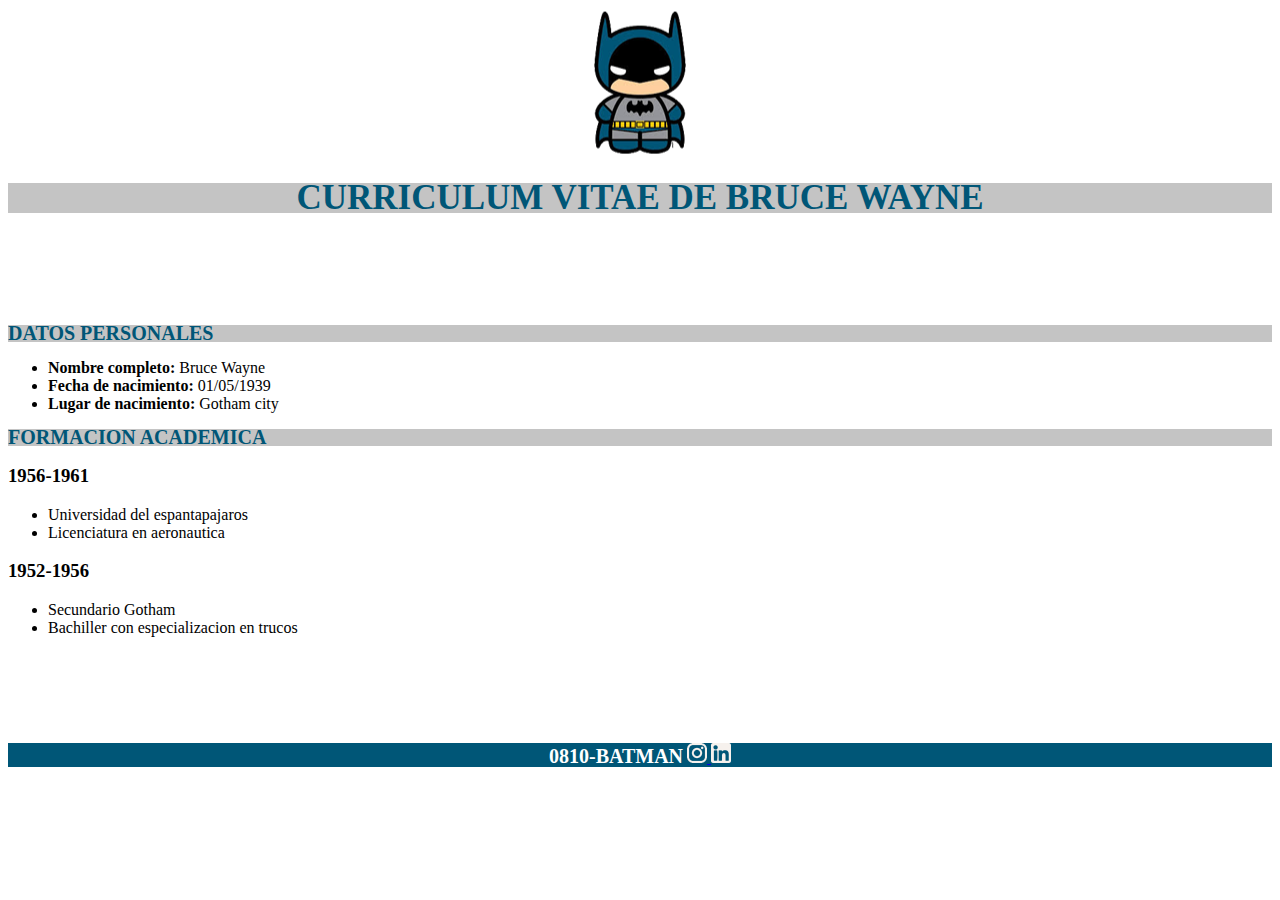
<file: batman/index.html>
<!DOCTYPE html>
<html lang="en">
<head>
    <meta charset="UTF-8">
    <meta http-equiv="X-UA-Compatible" content="IE=edge">
    <meta name="viewport" content="width=device-width, initial-scale=1.0">
    <link href="CSS/styles.css" rel="stylesheet">
    <title>Document</title>
</head>
<body>
    <header>
        <img class="logo" src="img/logo batman.png" alt="logo batman">
     

    </header>
    
    <h1>CURRICULUM VITAE DE BRUCE WAYNE</h1>
    <br>
    <br>
    <br>
    <br>
<section>
    <h2>DATOS PERSONALES</h2>
        <ul>
            <li class="negrita">Nombre completo: <span> Bruce Wayne </span></li> 
            <li class="negrita">Fecha de nacimiento: <span> 01/05/1939 </span></li>
            <li class="negrita">Lugar de nacimiento: <span> Gotham city</span></li>
        </ul>
</section>
<section>
    <h2>FORMACION ACADEMICA</h2>
        <h3>1956-1961</h3>
            <ul>
                <li>Universidad del espantapajaros</li>
                <li>Licenciatura en aeronautica</li>
            </ul>
             
    <h3>1952-1956</h3>
        <ul>
            <li>Secundario Gotham</li>
            <li>Bachiller con especializacion en trucos</li>
        </ul>
</section>
<br>
<br>
<br>
<br>
<br>

<footer>
    <p>0810-BATMAN</p>
    <a href="https://instagram.com" target="_blank"><img src="img/ico_instagram.png" alt="logo insta">
    <a href="https://linkedin.com"  target="_blank"><img src="img/ico_linkedin.png" alt="logo ln"> 
</footer>
    
</body>
</html>
</file>
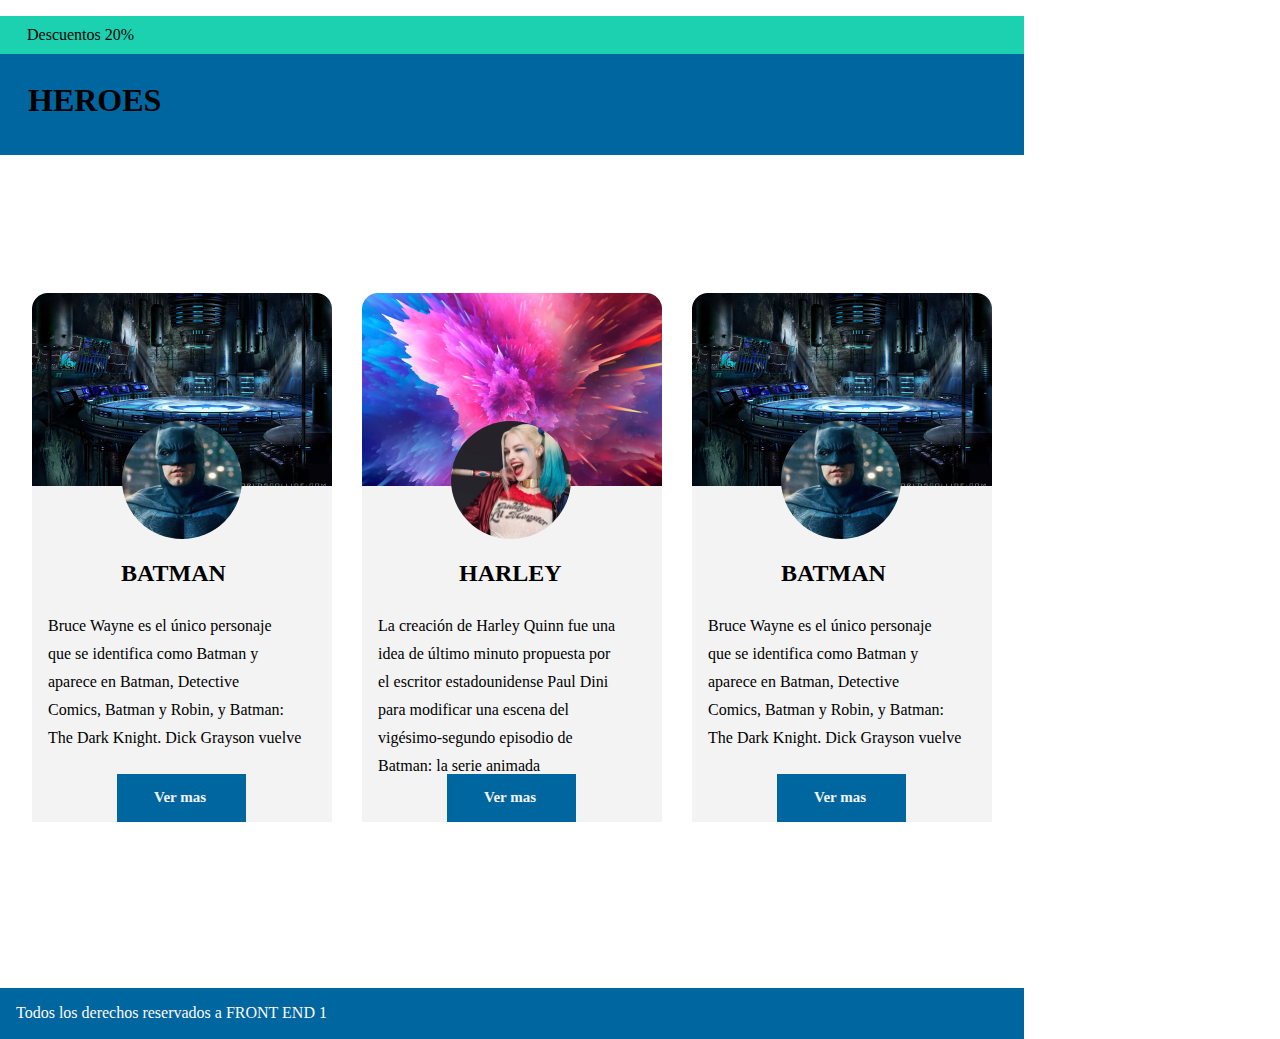
<file: heroes/index.html>
<!DOCTYPE html>
<html lang="en">
<head>
    <meta charset="UTF-8">
    <meta http-equiv="X-UA-Compatible" content="IE=edge">
    <meta name="viewport" content="width=device-width, initial-scale=1.0">
    <link href="css/styles.css" rel="stylesheet">
    <link rel="stylesheet" href="https://cdnjs.cloudflare.com/ajax/libs/font-awesome/6.1.2/css/all.min.css" integrity="sha512-1sCRPdkRXhBV2PBLUdRb4tMg1w2YPf37qatUFeS7zlBy7jJI8Lf4VHwWfZZfpXtYSLy85pkm9GaYVYMfw5BC1A==" crossorigin="anonymous" referrerpolicy="no-referrer" />
    <title>Document</title>
</head>
<body>
    <header>
        <p>Descuentos 20%</p>
        <h1>HEROES</h1>
    </header>
    <main>
        <section class="batmann">
            <img class="bat" src="img/fondobatman.png" alt="fondobatman">
            <img class="bat1" src="img/batman.png" alt="batman">
            <i class="fa-solid fa-heart"></i>
            <h2 class="titulobatman">BATMAN</h2>
            <div>
                <p>Bruce Wayne es el único personaje</p>
                <p>que se identifica como Batman y</p>
                <p>aparece en Batman, Detective</p>
                <p>Comics, Batman y Robin, y Batman:</p>
                <p>The Dark Knight. Dick Grayson vuelve</p>
            </div>
            <h4>Ver mas</h4>
        </section>

        <section>
            <section class="queen">
                <img class="fondoqueen" src="img/fondomujer.png" alt="fondomujer">
                <img class="fotoqueen" src="img/mujer.png" alt="mujer">
                <i class="fa-solid fa-heart"></i>
                <h2 class="tituloqueen">HARLEY</h2>
                <div>
                    <p>La creación de Harley Quinn fue una</p>
                    <p>idea de último minuto propuesta por</p>
                    <p>el escritor estadounidense Paul Dini</p>
                    <p>para modificar una escena del</p>
                    <p>vigésimo-segundo episodio de</p>
                    <p>Batman: la serie animada</p>
                </div>  
                <h4>Ver mas</h4>
            </section>
        </section>
        <section class="batman2">
            <img class="fondobatman2" src="img/fondobatman.png" alt="fondobatman">
            <img class="fotobatman2" src="img/batman.png" alt="batman">
            <i class="fa-solid fa-heart"></i>
            <h2 class="titulobatman2">BATMAN</h2>
            <div>
                <p>Bruce Wayne es el único personaje</p>
                <p>que se identifica como Batman y</p>
                <p>aparece en Batman, Detective</p>
                <p>Comics, Batman y Robin, y Batman:</p>
                <p>The Dark Knight. Dick Grayson vuelve</p>
            </div>
            <h4>Ver mas</h4>
        </section>
    </main>
    
    <footer>
        <p>Todos los derechos reservados a FRONT END 1</p>
    </footer>
    
</body>
</html>
</file>
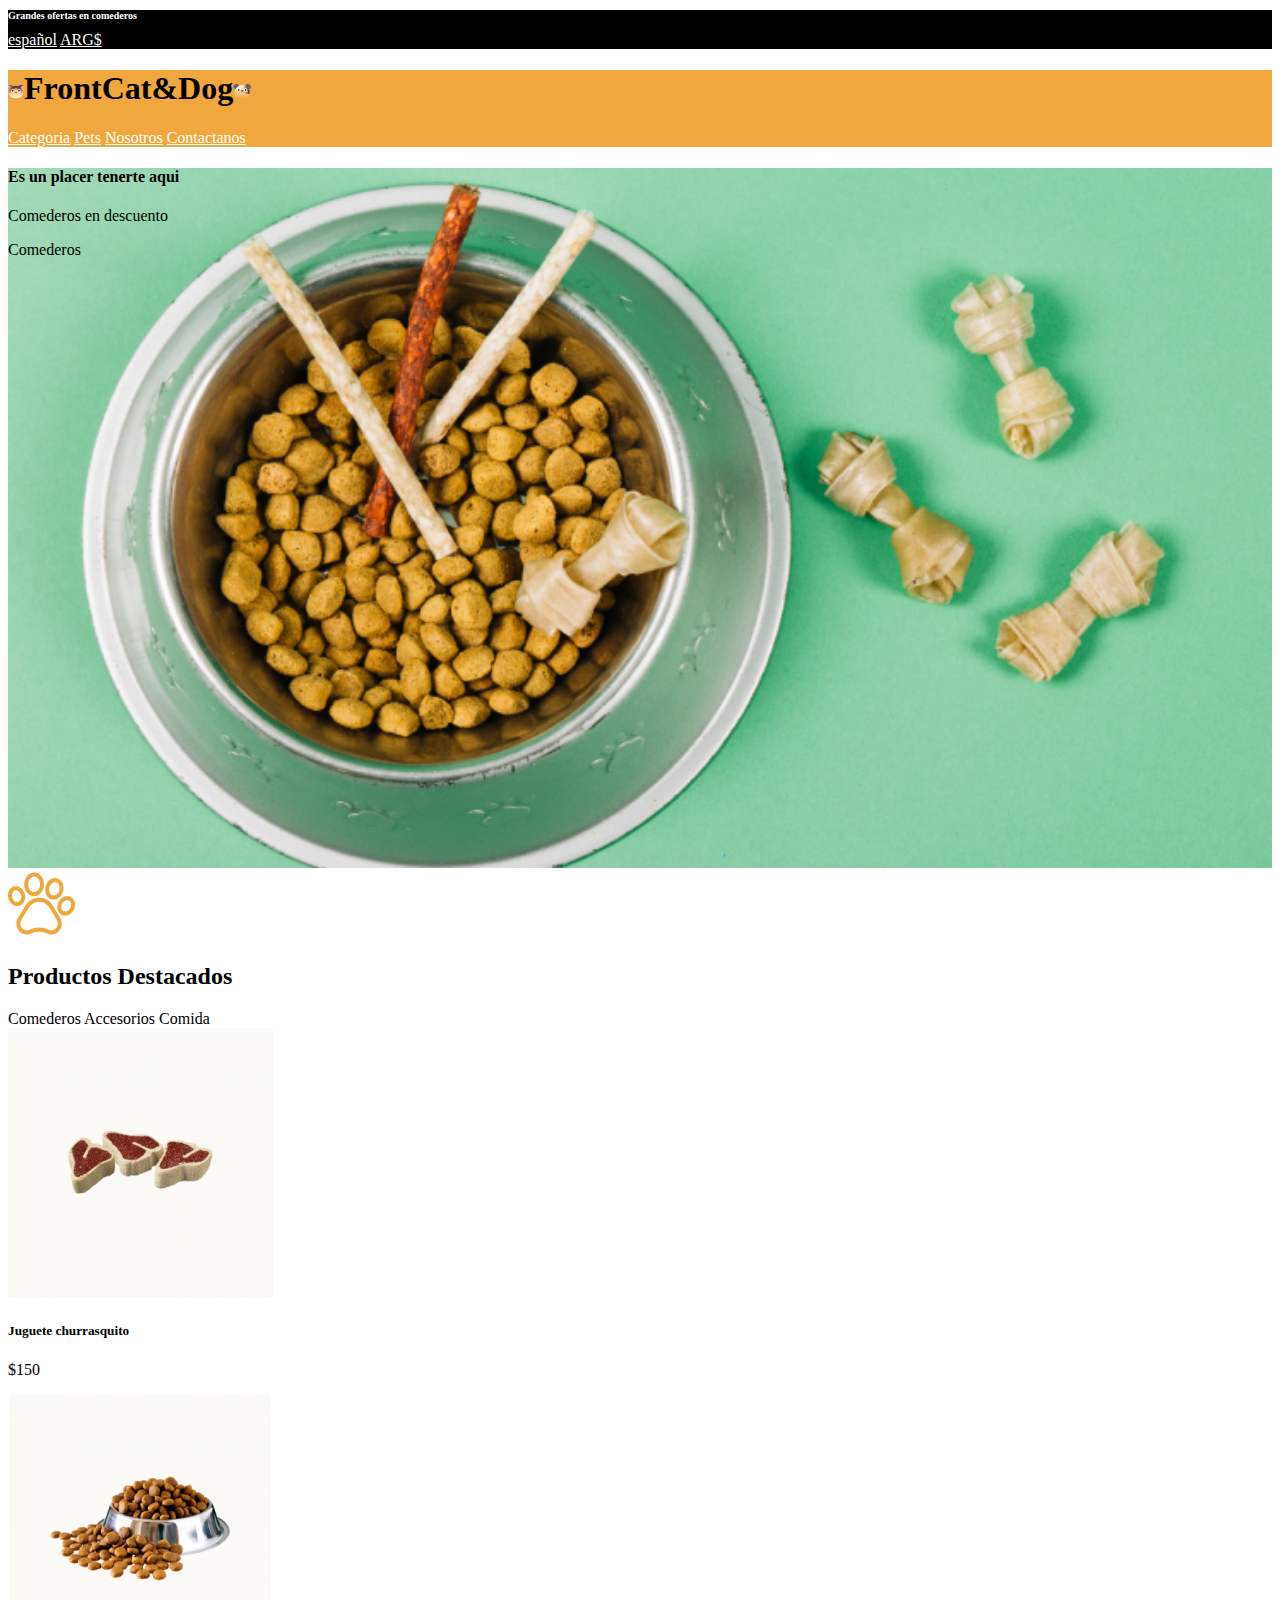
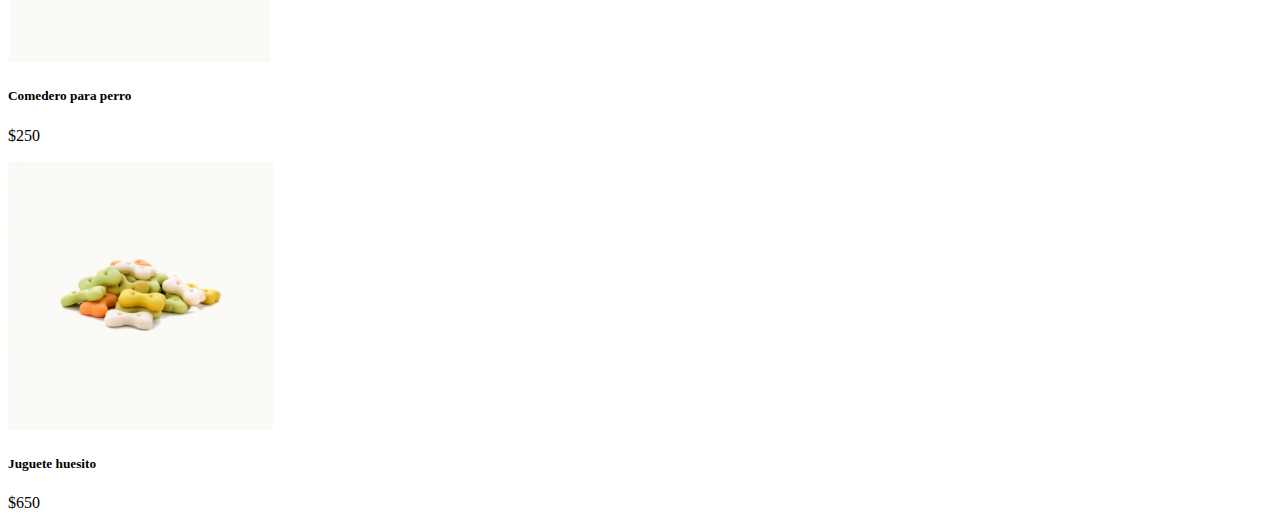
<file: pet/index.html>
<!DOCTYPE html>
<html lang="en">
<head>
    <meta charset="UTF-8">
    <meta http-equiv="X-UA-Compatible" content="IE=edge">
    <meta name="viewport" content="width=device-width, initial-scale=1.0">
    <link href="css/styles.css" rel="stylesheet">
    <title>Document</title>
</head>
<body>
    <header>
        <div>
            <h3>Grandes ofertas en comederos</h3>
            <a href="español">español</a>
            <a href="ARG$">ARG$</a></h3>
    </div>
        <div class="amarillo">
        <h1><img src="img/Cat.png" alt="logo gato">FrontCat&Dog<img src="img/Dog.png" alt="logo perro"></h1>
        <nav>
            <a href="">Categoria</a>
            <a href="">Pets</a>
            <a href="">Nosotros</a>
            <a href="">Contactanos</a>    
        </nav>
    </div>
    </header>
    <section>
        
        <h4>Es un placer tenerte aqui</h3>
        <p>Comederos en descuento</p>
        <p> Comederos</p>
   
    </section>
        
    
    <img src="img/pawprint 1.png" alt="mano">
    <h2>Productos Destacados</h2>
    <span>Comederos</span>
    <span>Accesorios</span>
    <span>Comida</span>
    <br>
    <img src="img/churrasquito.png" alt="churrasco">
    <h5>Juguete churrasquito</h5>
    <p>$150</p>
    <img src="img/comedero.png" alt="comedero">
    <h5>Comedero para perro</h5>
    <p>$250</p>
    <img src="img/Huesito.png" alt="hueso">
    <h5>Juguete huesito</h5>
    <p>$650</p>



</body>
</html>
</file>
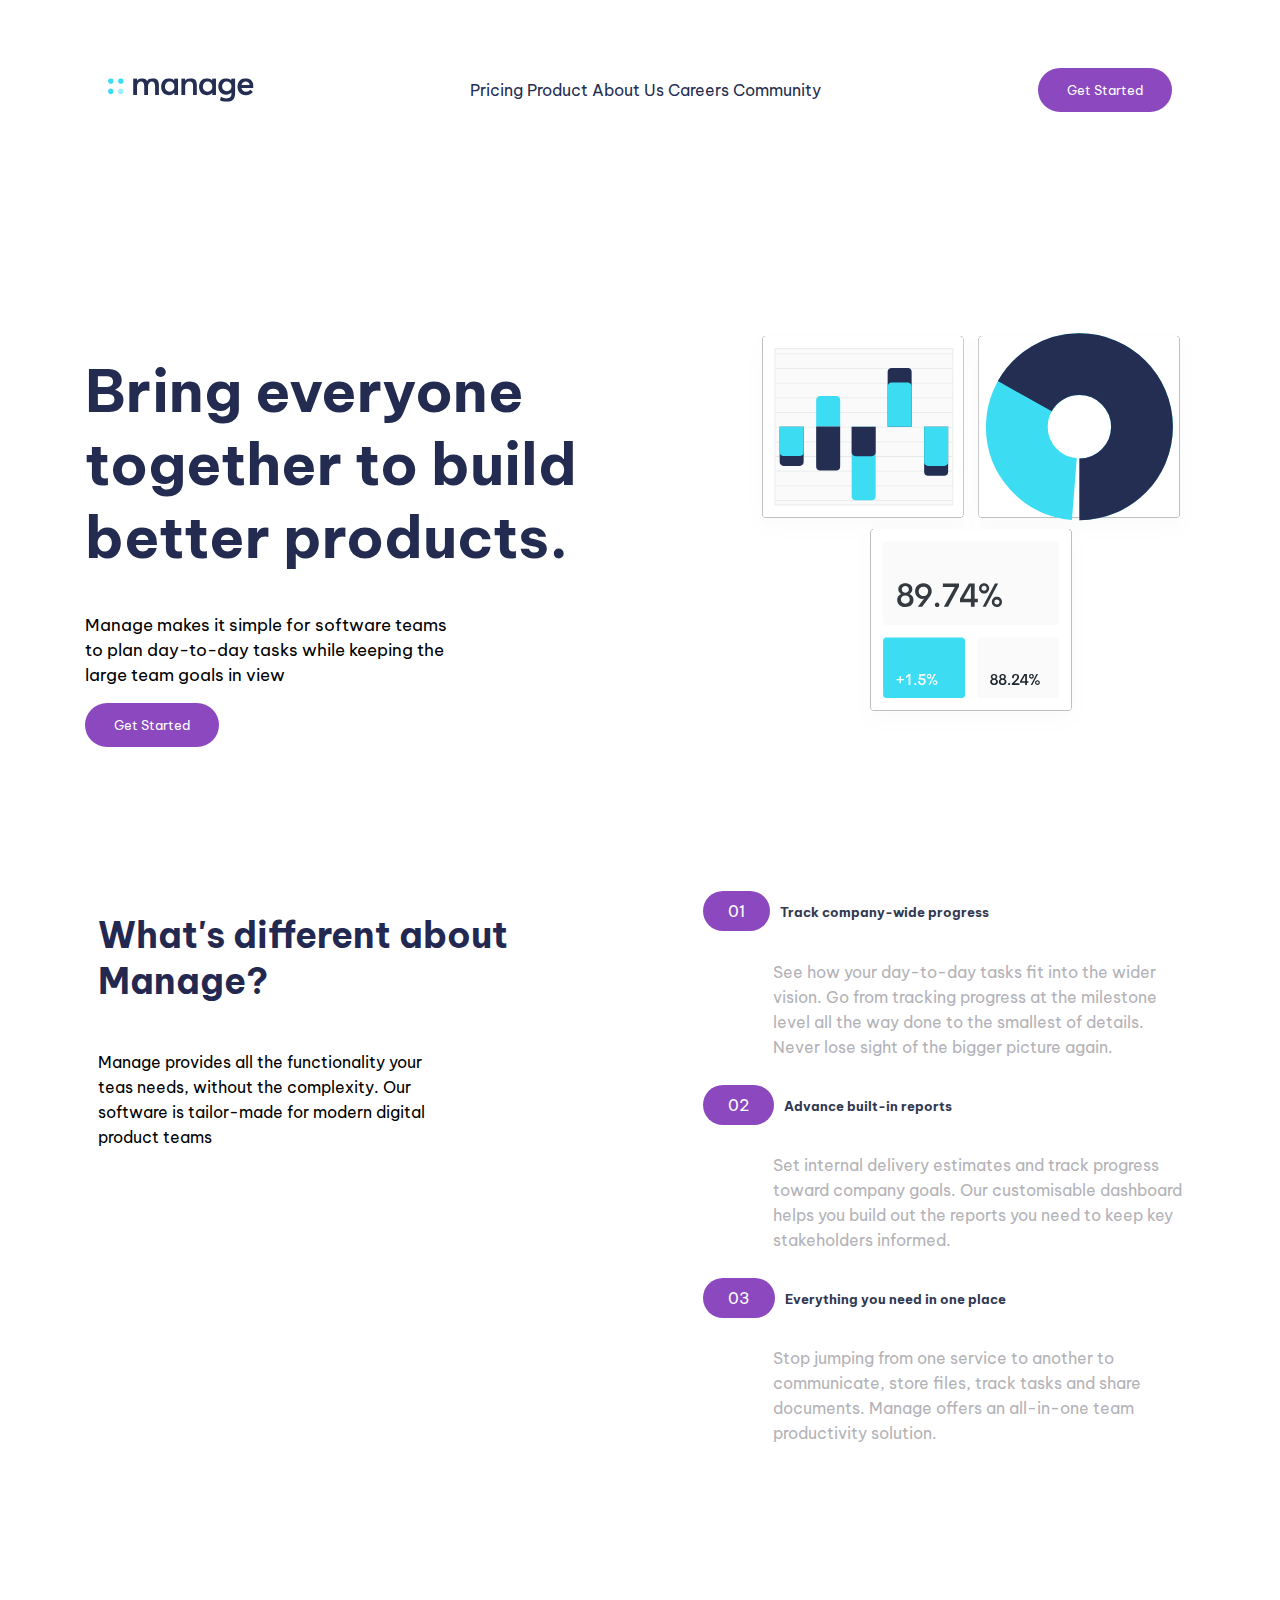
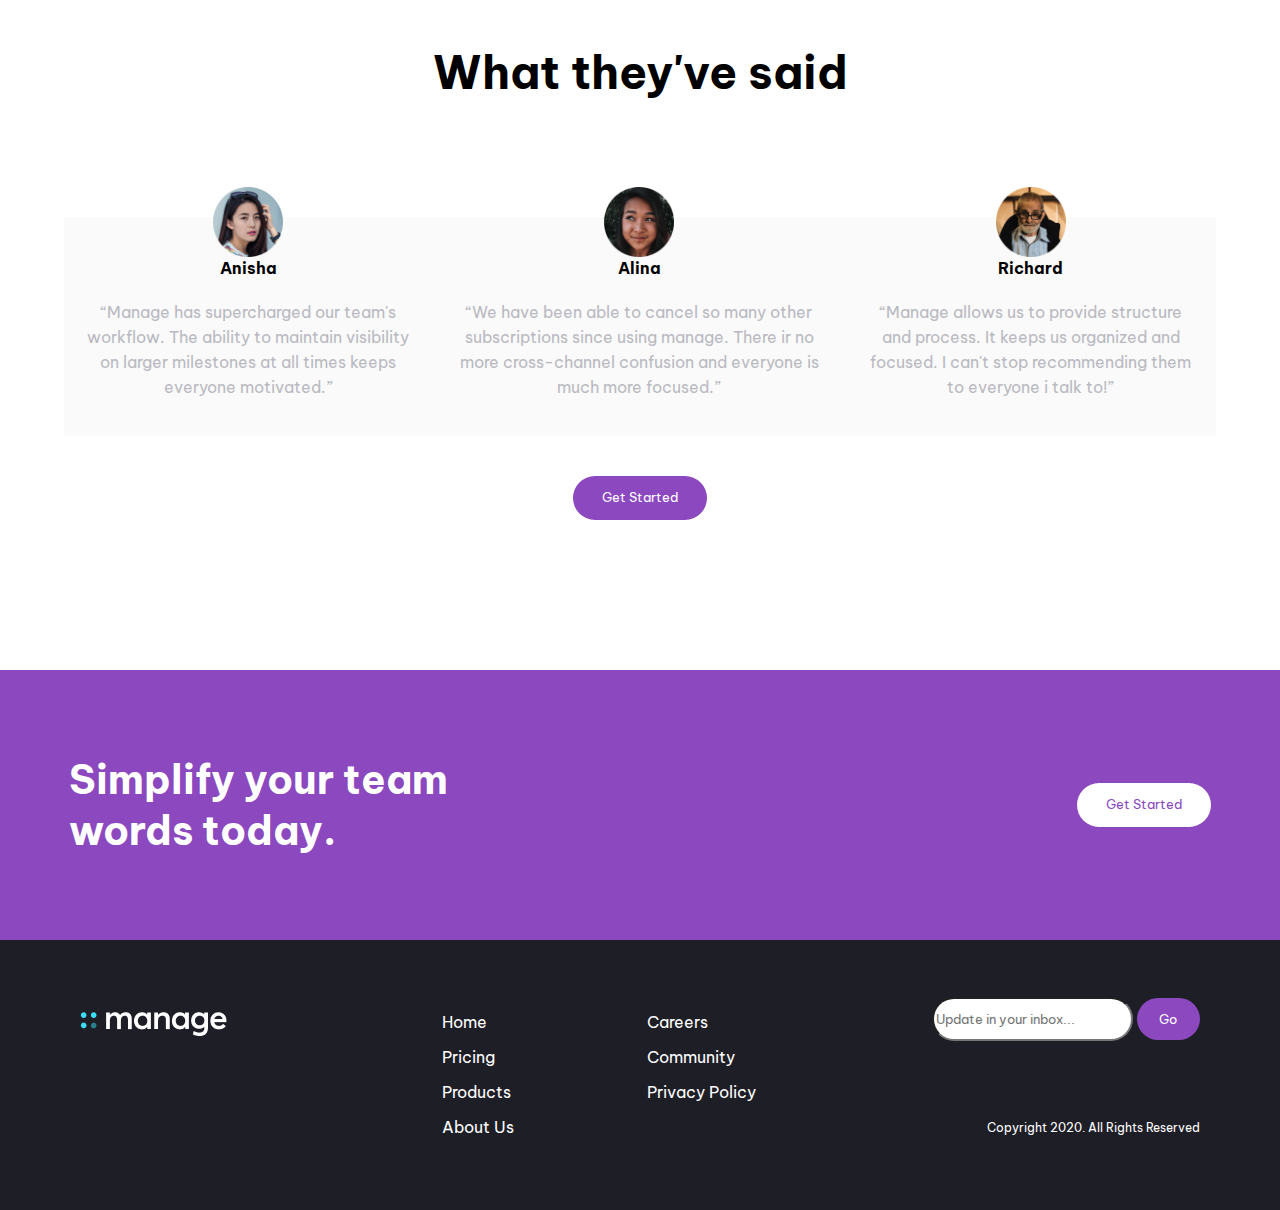
<file: Marco_Estrada/Examen Practico Final - FE1/index.html>
<!DOCTYPE html>
<html lang="en">
<head>
    <meta charset="UTF-8">
    <meta http-equiv="X-UA-Compatible" content="IE=edge">
    <meta name="viewport" content="width=device-width, initial-scale=1.0">
    <link rel="stylesheet" href="https://cdnjs.cloudflare.com/ajax/libs/font-awesome/6.2.0/css/all.min.css" integrity="sha512-xh6O/CkQoPOWDdYTDqeRdPCVd1SpvCA9XXcUnZS2FmJNp1coAFzvtCN9BmamE+4aHK8yyUHUSCcJHgXloTyT2A==" crossorigin="anonymous" referrerpolicy="no-referrer" />
    <link rel="stylesheet" href="css/styles.css">
    <title>Examen final front I </title>
</head>
<body>
    <header>
        <img class="logoheader" src="img/logo.svg" alt="logo">
        <nav class="navheader">
            <a href="#">Pricing</a>
            <a href="#">Product</a>
            <a href="#">About Us</a>
            <a href="#">Careers</a>
            <a href="#">Community</a>
        </nav>
        <button class="boton1" type="button">Get Started</button>
        <img class="barra" src="img/icon-hamburger.svg" alt="barra">
        
    </header>
    
    <main>
        <section class="section1">
            <div class="bring">
                <h1>Bring everyone <br> together to build <br> better products.</h1>
                <p>Manage makes it simple for software teams <br> to plan day-to-day tasks while keeping the <br> large team goals in view</p>
                <button type="button">Get Started</button>
            </div>
            
                <img src="img/ilustration-intro.svg" alt="grafico">
        
            
        </section>
        <section class="section2">
            <div class="whats">
                <h2>What's different about <br> Manage?</h2>
                <p class="p1">Manage provides all the functionality your <br> teas needs, without the complexity. Our <br> software is tailor-made for modern digital <br> product teams</p>
            </div>
            
            <div class="parrafos">
                  
                <div class="caja">              
                    
                        <div class="prueba"><span>01</span><h5>Track company-wide progress</h5></div>
                        <p>See how your day-to-day tasks fit into the wider vision. <br> Go from tracking progress at the milestone level all the <br> way done to the smallest of details. Never lose sight of <br> the bigger picture again.
                        </p>
                </div>
                
                <div class="caja">  
                    
                    <div class="prueba"><span>02</span><h5>Advance built-in reports</h5></div>
                     <p>Set internal delivery estimates and track progress toward <br> company goals. Our customisable dashboard helps you <br> build out the reports you need to keep key stakeholders <br> informed.</p>
                </div> 

                <div class="caja">
                    
                    <div class="prueba"><span>03</span><h5>Everything you need in one place</h5></div>
                
                    <p>Stop jumping from one service to another to <br> communicate, store files, track tasks and share <br> documents. Manage offers an all-in-one team <br> productivity solution.</p>
                </div>
    
            </div>

        </section>
        <section class="section3">
            <div class="titulo3">
                 <h3>What they've said</h3>
            </div>
            <div class="cartas">
                <div class="anisha">
                    <img src="img/avatar-anisha.png" alt="anisha">
                    <div class="fondocartas">
                        <h4>Anisha</h4>
                        <p>“Manage has supercharged our team's workflow. The ability to maintain visibility on larger milestones at all times keeps everyone motivated.”</p>
                    </div>
                </div>
                <div class="alina">
                    <img src="img/avatar-ali.png" alt="alina">
                    <div class="fondocartas">
                        <h4>Alina</h4>
                        <p>“We have been able to cancel so many other subscriptions since using manage. There ir no more cross-channel confusion and everyone is much more focused.”</p>
                    </div>
                </div>
                <div class="richard">
                    <img src="img/avatar-richard.png" alt="Richard">
                    <div class="fondocartas">
                        <h4>Richard</h4>
                        <p>“Manage allows us to provide structure and process. It keeps us organized and focused. I can't stop recommending them to everyone i talk to!”</p>
                    </div>
                </div>
            </div>
                <div class="botoncartas">
                    <button type="button">Get Started</button>
                </div>
            
        </section>
        <section class="section4">
            <h2>Simplify your team <br> words today.</h2>
            <button type="button">Get Started</button>
        </section>
    </main>
    <footer>
        <div class="footer1">
            <div>
                <img src="img/logo blanco.png" alt="logo">
            </div>
            <div class="logos">
                <i class="fa-brands fa-facebook"></i>
                <i class="fa-brands fa-youtube"></i>
                <i class="fa-brands fa-twitter"></i>
                <i class="fa-brands fa-pinterest"></i>
                <i class="fa-brands fa-instagram"></i>
            </div>
        </div>

       <div class="listas">
        
            <ul>
                <li>Home</li>
                <li>Pricing</li>
                <li>Products</li>
                <li>About Us</li>
            </ul>
        
        
            <ul>
                <li>Careers</li>
                <li>Community</li>
                <li>Privacy Policy</li>
            </ul>
        
        </div>
        
        <div class="formulario">
            <form action="#" method="POST">
                <input type="text" name="inbox" placeholder="Update in your inbox...">
                <button type="submit">Go</button>
            </form>
            <p>Copyright 2020. All Rights Reserved</p>
            
        </div>
        
        <p class="poculto">Copyright 2020. All Rights Reserved</p>
        
    </footer>
</body>
</html>
</file>
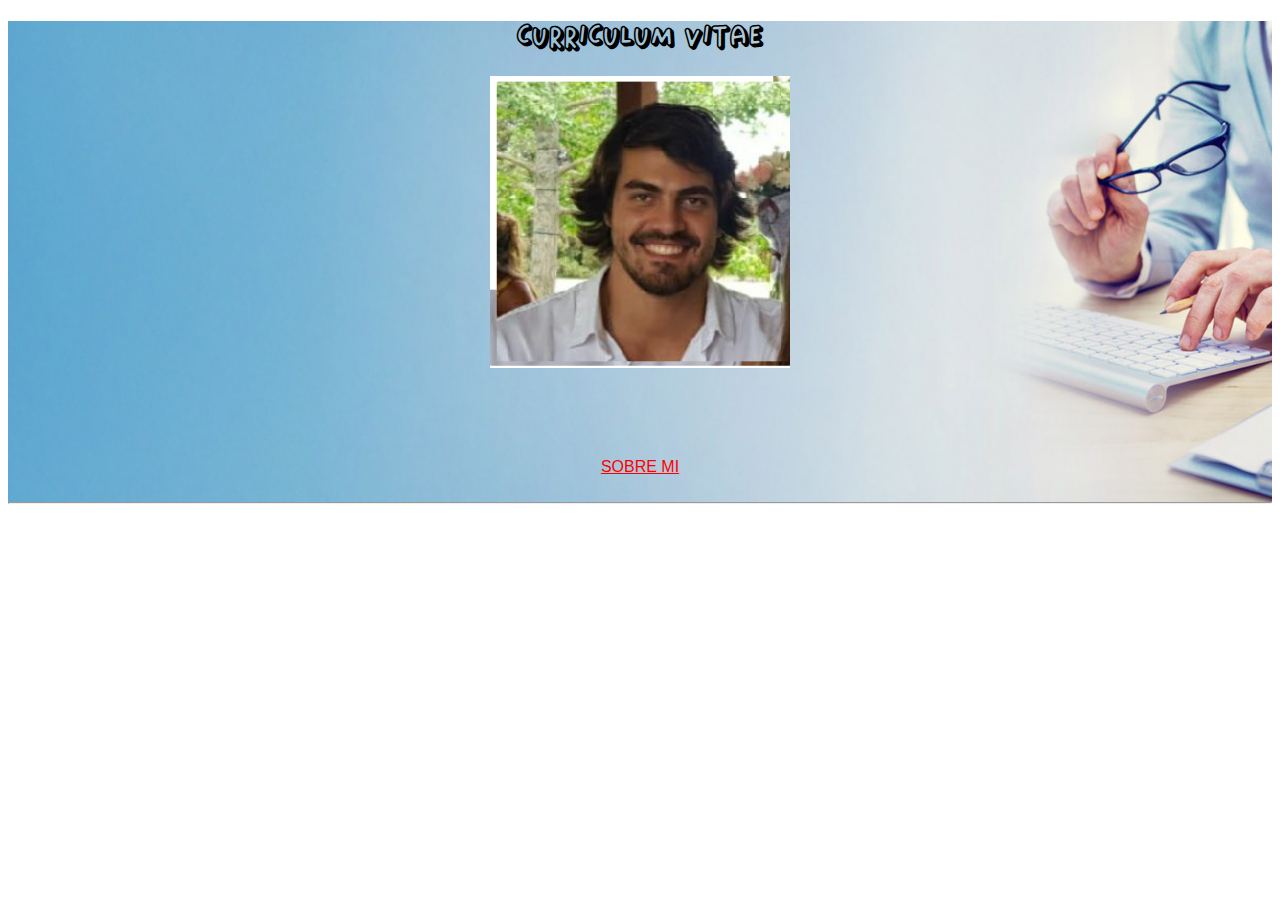
<file: cv/intex.html>
<!DOCTYPE html>
<html lang="en">
<head>
    <meta charset="UTF-8">
    <meta http-equiv="X-UA-Compatible" content="IE=edge">
    <meta name="viewport" content="width=device-width, initial-scale=1.0">
    <link href="CSS/styles.css" rel="stylesheet">
    <link rel="stylesheet" href="https://cdnjs.cloudflare.com/ajax/libs/font-awesome/6.1.2/css/all.min.css" integrity="sha512-1sCRPdkRXhBV2PBLUdRb4tMg1w2YPf37qatUFeS7zlBy7jJI8Lf4VHwWfZZfpXtYSLy85pkm9GaYVYMfw5BC1A==" crossorigin="anonymous" referrerpolicy="no-referrer" />
    <title>Document</title>
</head>
<body>
    <header class="header">

        <h1>CURRICULUM VITAE</h1>
        <img class="foto" src="img/foto.png" alt="foto">
        <br>
        <br>
        <br>
        <br>
        <br>
        <a href="html/sobremi.html">SOBRE MI</a>
        <br>
        <hr>
    </header>
    <main>
        
    </main>
    <footer>
    
        <a href="https://instagram.com" target="_blank"><i class="fa-brands fa-instagram"></i>
        <a href="https://facebook.com" target="_blank"><i class="fa-brands fa-facebook-f"></i>
        
        
    </footer>
    
</body>
</html>
</file>
<file: batman/CSS/styles.css>
header{
    text-align: center;
    }
header.logo{
    width: 50;
    height: 100;
    top: 10;
    left: 500;
}
h1{
    text-align: center;
    background-color: #C4C4C4;
    font-family: 'Times New Roman';
    font-size: 35px;
    font-weight: 700;
    line-height: 29.64px;
    color: #005677;
    
                
}

h2{
    background-color: #C4C4C4;
    font-family: 'Times New Roman';
    font-weight: 700;
    font-size: 20px;
    line-height: 17px;
    color: #005677;
}

.negrita{
    font-weight: bold;
}

section span{
    font-weight: normal;
}
section h2 div{
margin-right: 50px;
}


footer{
    background-color: #005677;

}



footer p{
    display: inline;
    color: #FFFFFF;
    font-family: 'Times New Roman';
    font-weight: 700;
    font-size: 20px;
    line-height: 17px;
}

footer{
    text-align: center;
}
</file>
<file: heroes/css/styles.css>
* {
    box-sizing: border-box;
}


header p{
    background-color: #1CD1B0;
    width: 1024px;
    height: 38px;
    padding-top: 10px;
    padding-left: 27px;
    position:absolute;
    left: 0px;
    top: 0px;
   
   
    
}

header h1{
    background-color: #00669F;
    width: 1024px;
    height: 101px;
    padding-top: 28px;
    padding-left: 28px;
    position:absolute;
    top: 33px;
    left: 0px
    
   
}



.bat{
    position: absolute;
    left: 32px;
    top: 293px;
    width: 300px;
    height: 193px;
    z-index: 2;
}

.bat1{
    position: absolute;
    width: 120px;
    height: 118px;
    left: 122px;
    top: 421px;
    border-radius: 100%;
    z-index: 4;
    
}

.batmann i{
    color: red;
    position: absolute;
    top: 308.88px;
    left: 53px;
    font-size: 20px;
    
    
}

.titulobatman{
    background-color: #F3F3F3;
    width: 300px;
    height: 336px;
    position: absolute;
    top: 466px;
    left: 32px;
    padding: 74px 89px 227px 89px;
    
}

.batmann div{
    position: absolute;
    top: 604px;
    left: 48px;
    font-size: 16px;
    line-height: 12px;
}

.batmann h4{
    font-size: 15px;
    color: #F3F3F3;
    background-color: #00669F;
    width: 128.78px;
    height: 48.52px;
    position: absolute;
    left: 117px;
    top: 754px;
    padding: 15px 37px;

}

.fondoqueen{
    position: absolute;
    left: 362px;
    top: 293px;
    width: 300px;
    height: 193px;
    z-index: 2;
}

.fotoqueen{
    position: absolute;
    width: 120px;
    height: 118px;
    left: 451px;
    top: 421px;
    border-radius: 100%;
    z-index: 4;
    
}

.queen i{
    color: red;
    position: absolute;
    top: 308.88px;
    left: 383px;
    font-size: 20px;
    
    
}

.tituloqueen{
    background-color: #F3F3F3;
    width: 300px;
    height: 336px;
    position: absolute;
    top: 466px;
    left: 362px;
    padding: 74px 64px 227px 97px;
       
    
}

.queen div{
    position: absolute;
    top: 604px;
    left: 378px;
    font-size: 16px;
    line-height: 12px;
}

.queen h4{
    font-size: 15px;
    color: #F3F3F3;
    background-color: #00669F;
    width: 128.78px;
    height: 48.52px;
    position: absolute;
    left: 447px;
    top: 754px;
    padding: 15px 37px;

}

.fondobatman2{
    position: absolute;
    left: 692px;
    top: 293px;
    width: 300px;
    height: 193px;
    z-index: 2;
}

.fotobatman2{
    position: absolute;
    width: 120px;
    height: 118px;
    left: 781px;
    top: 421px;
    border-radius: 100%;
    z-index: 4;
    
}

.batman2 i{
    color: red;
    position: absolute;
    top: 308.88px;
    left: 713px;
    font-size: 20px;
    
    
}

.titulobatman2{
    background-color: #F3F3F3;
    width: 300px;
    height: 336px;
    position: absolute;
    top: 466px;
    left: 692px;
    padding: 74px 89px 227px 89px;
    
}

.batman2 div{
    position: absolute;
    top: 604px;
    left: 708px;
    font-size: 16px;
    line-height: 12px;
}

.batman2 h4{
    font-size: 15px;
    color: #F3F3F3;
    background-color: #00669F;
    width: 128.78px;
    height: 48.52px;
    position: absolute;
    left: 777px;
    top: 754px;
    padding: 15px 37px;

}

footer p{
    position: absolute;
    left: 0px;
    top: 972px;
    background-color: #00669F;
    width: 1024px;
    height: 51px;
    padding: 16px 671px 16px 16px;
    color: #FFF9F9;

}


h1{
    font-style: ;
}
</file>
<file: pet/css/styles.css>
header div{
    background-color: black;
    
}

.amarillo{
    background-color: #F0A83E;
}

h3{
    color: white;
    font-size: 10px;
}

header a{
    color: white;
}

section{
    background-image: url(../img/bowl-and-pet-daities-on-green-background\ 1.png);
    background-size: cover;
    height: 700px;
}
</file>
<file: Marco_Estrada/Examen Practico Final - FE1/css/styles.css>
@import url('https://fonts.googleapis.com/css2?family=Be+Vietnam+Pro:wght@400;500;700&family=DynaPuff&family=Montserrat:wght@200&display=swap');

* {
    box-sizing: border-box;
    font-family: 'Be Vietnam Pro', sans-serif;
    
     
}

html{
    font-size: 16px;
}

body{

    margin: 0;
    padding: 0;
   }

p{

line-height: 25px;
}   

header{
    
    background-color:white;
    display: flex;
    justify-content: space-around;
    height: 20vh;
    align-items: center;
    max-width: 1440px;
    
    
}


header nav a{
    text-decoration: none;
    color: rgba(36, 46, 82, 1);
    
}

.boton1{
    background-color: #8B48BF;
    border-radius: 50px;
    width: 134px;
    height: 44px;
    color: rgb(255, 255, 255);
    border: none;
    cursor: pointer;
    
}

header .barra{
    display: none;
}


header nav a:hover{
    color: rgba(36, 46, 82, 0.6);
}

.boton1:hover{
    background-color:rgba(139, 72, 191, 0.9);
    color: rgba(255, 255, 255, 1)
}

.section1{
    display: flex;
    justify-content: space-around;
    flex-wrap: wrap;
    margin-top: 15vh;
    max-width: 1440px;
    
    
}

h1{
        font-size: 3.625rem;
        color: rgba(35, 44, 80, 1);
        
}

.section1 p{
    font-size: 1.035rem;
    
}


.section1 button{
    background-color: #8B48BF;
    border-radius: 50px;
    width: 134px;
    height: 44px;
    color: rgb(255, 255, 255);
    border: none;
    cursor: pointer;
    
    
}

.section1 img{

    width: 35%;
}

.section1 button:hover{
    background-color:rgba(139, 72, 191, 0.9);
    color: rgba(255, 255, 255, 1)
}

.section2{

    display: flex;
    justify-content: space-around;
    flex-wrap: wrap;
    margin-top: 15vh;
    max-width: 1440px;
}

.section2 .whats{

    display: flex;
    align-items: flex-start;
    flex-direction: column;
    justify-content: flex-start;
}

.section2 h2{

    font-size: 2.25rem;
    color: rgba(35, 40, 81, 1);
}

.whats p{

    color: rgba(0, 0, 0, 1)
}

.section2 h5{

    color: rgba(50, 56, 81, 1);
}

.section2 .caja p{

    color: rgba(179, 178, 183, 1);
}

.parrafos{

    display: flex;
    align-items: flex-end;
    flex-direction: column;
    text-align: left;
    
    max-width: 1440px;
    
    
}
.parrafos p{
    margin-left: 70px;
    width: 32vw;
    
}

.parrafos br{
    display: none;
}
.parrafos h5{

    display: inline-block;
    
}

.parrafos span{

    border-radius: 30px;
    background-color: #8B48BF;
    padding: 10px 25px;
    margin-right: 10px;
    color: white;
    font-size: 1em;
    

}



.section3{
    
    max-width: 1440px;
    margin-top: 15vh;
    display: flex;
    flex-direction: column;
    align-items: center;

    
    
}

.titulo3{
    display: flex;
    justify-content: center;
    font-size: 2.452rem;
}

.cartas{
    display: flex;
    justify-content: center;
    width: 90%;

}

.botoncartas{

    display: flex;
    justify-content: center;
}

.cartas img{
    width: 70px;
    height: 70px;
}



.fondocartas{
    background-color: rgba(250, 250, 250, 1);
    text-align: center;
    padding: 20px;
    
    

}



.section3 .anisha, .alina, .richard{
    display: flex;
    flex-direction: column;
    align-items: center;

}

.section3 img{

    position: relative;
    top: 40px;
}

.section3 p{
    color: rgba(185, 185, 193, 1);
}

.section3 button{

    background-color: #8B48BF;
    border-radius: 50px;
    width: 134px;
    height: 44px;
    color: rgb(255, 255, 255);
    border: none;
    cursor: pointer;
    margin-top: 40px;
}

.section3 button:hover{
    background-color: rgba(139, 72, 191, 0.7);
    color: rgba(255, 255, 255, 1)
}

.section4{
    display: flex;
    justify-content: space-around;
    background-color: rgba(139, 72, 191, 1);
    align-items: center;
    height: 30vh;
    margin-top: 150px;
    max-width: 1440px;
    
    
    

}

.section4 h2{
    color: white;
    font-size: 2.5rem;
    margin-right: 490px;
    
}

.section4 button{
    background-color: white;
    border-radius: 50px;
    width: 134px;
    height: 44px;
    color: rgba(139, 72, 191, 1);
    border: none;
    cursor: pointer;
    
}

.section4 button:active{
    background-color:  rgba(255, 255, 255, 0.5)
}

footer{
    display: flex;
    justify-content: space-around;
    background-color: rgba(30, 30, 38, 1);
    height: 30vh;
    color: white;
    align-items: center;
    max-width: 1440px;
    
   
    
}

footer li{
    list-style-type: none;
    
}

.footer1{
    display: flex;
    flex-direction: column;
    justify-content: space-around;
    padding-top: 20px;
    margin-bottom: 20px;
    height: 80%;
    align-items: center;
    

}

footer .logos i{
    
    font-size: 20px;
    margin: 6px;
}

footer p{

    font-size: 0.781rem;
}

.formulario{
    display: flex;
    flex-direction: column;
    justify-content: space-around;
    align-items: flex-end;
    height: 80%;
}

footer .listas{

    display: flex;
    width: 30%;
    justify-content: space-between;
    
}

footer li{

    margin: 15px;
}

footer .poculto{

    display: none;
}




.formulario button{
    background-color: rgba(139, 72, 191, 1);
    border-radius: 50px;
    width: 63px;
    height: 42px;
    color: white;
    border: none;
    cursor: pointer;

}

.formulario button:active{
    background-color:  rgba(139, 72, 191, 0.7);
}

footer form input{
    border-radius: 50px;
    height: 44px;
    width: 201px;
}

footer i{
    color: white;
}





@media (max-width: 480px){

   

    header .barra{
        display: unset;
        cursor: pointer;

    }

    header button{

        display: none;
    }

    header nav{

        display: none;
    }

    header{

        justify-content: space-between;
        width: 100vw;
        padding-left: 25px;
        padding-right: 25px;
        height: 25vh;
        
        
    }

    header .barra{

        width: 46.88px;
        height: 41.25px;
    }

    main{
        margin-top: -150px;
    }
    .section1 img{

        order: -1 ;
        width: 100%;
        margin-top: 80px;
        width: 90%;
    }

    
    .section1 .bring{

        text-align: center;
        padding-right: 40px;
        margin-top: 50px;
        margin: 0;
        padding: 0;
       
       
    }

    .section1 .bring h1{

       margin: 50px;
       
    }

    .section1 p{

        padding: ;
        margin-right: 30px;
        margin-left: 30px;
        
    }

    .section1 .bring button{

        margin-top: 10px;
    }

  

    .section1 .bring br{

        display: none
    }

    

    .section2{

        justify-content: center;
        align-items: center;
        width: 100vw;
        
            
        }
    
        .section2 .whats{
    
            text-align: center;
            margin-top: -70px;
            align-items: center;
        }
    
        .parrafos p{
            margin-left: 0px;
            width: 80vw;
            
        }
    
        .parrafos{
    
            
            margin-top: 90px;
        }
        .section2 .prueba{

            display: flex;
            background-color: rgba(139, 72, 191, 0.3);
            justify-content: flex-start;
        }
    
        .section2 .prueba span{
           width: 69px;
           height: 43px;
           margin-top: 9px;
           text-align: center;
        }
    
        .section3{

            margin: auto;
        }

        .section3 .anisha{

            display: none;
        }

        .section3 .richard{

            display: none;
        }
    

        .section4{

            margin: auto;
            height: 50vh;
            margin-top: 10vh;
            flex-direction: column;
        }

        .section4 h2{

            margin: 0;
            text-align: center;
        }

        


    footer{
        width: 100vw;
        flex-direction: column;
        height: 100vh;
        align-items: center;
        
        
        
        
    }

    .footer1{

        display: flex;
        align-items: center;
        
        
        
    }

    .footer1 img{

        order: 0;
        
    }

    .footer1 .logos{
        order: -1;
        
    }

    

    footer .formulario{

        order: -1
        ;
    }

    footer p{
        display: none;
       
    
    }

    footer .poculto{

        display: unset;
        order: 2;
    }

    footer .listas{

        order: 0;
        width: 80%;
        align-items: center;
        
        
    }

    footer .footer1{

        order: 1;
        margin: 0%;
    }

    .footer1 i{

        padding: 20px;
    }

    footer form input{

        width: 308px;
    }

    footer .formulario{

        margin: 0%;
    }

    .listas ul{

        margin: 0%;
        padding: 0%;
    }

    footer p{

        margin-bottom: 30px;
    }

    

    
  
   


   }
</file>
<file: cv/CSS/styles.css>
@import url('https://fonts.googleapis.com/css2?family=DynaPuff&family=Montserrat:wght@200&display=swap');

@font-face{
    font-family: mifuente;
    src: url(../fonts/gemini_moon/Gemini\ Moon.otf);

    
}

h1{
    text-align: center;
    font-family: mifuente;
    color: black;
}

.header{
    background-image: url(../img/trabajo.jpg);
    background-size: cover;
}

.foto{
    width: 300px;
    margin: auto;
    display: block;
    
}   

header a{
    color: red;
    text-align: center;
    display: block;
    font-family: 'Franklin Gothic Medium', 'Arial Narrow', Arial, sans-serif;
}

h4{
    
    border: 5px black solid;
}

i{
    color: black;
    font-size: 50px;
    
}

h2{
    font-family: 'DynaPuff', cursive;
    
}
</file>
